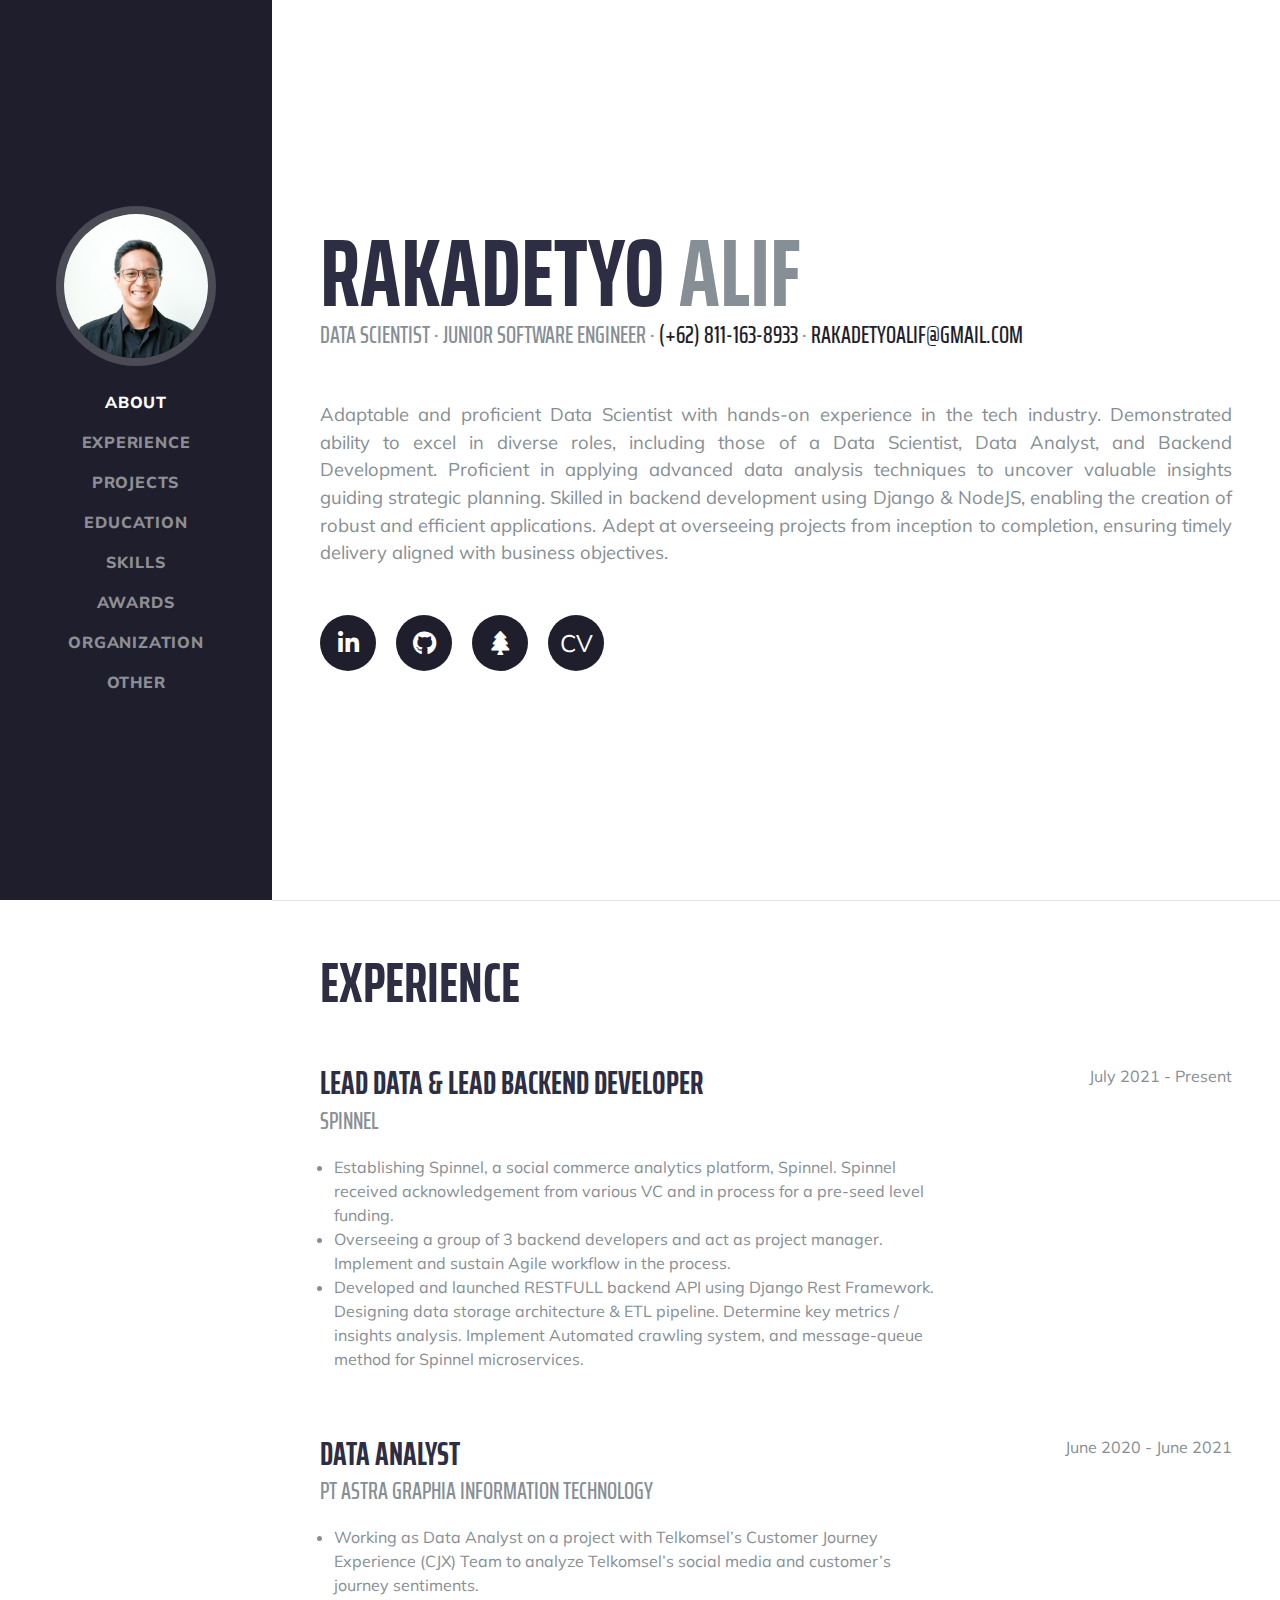
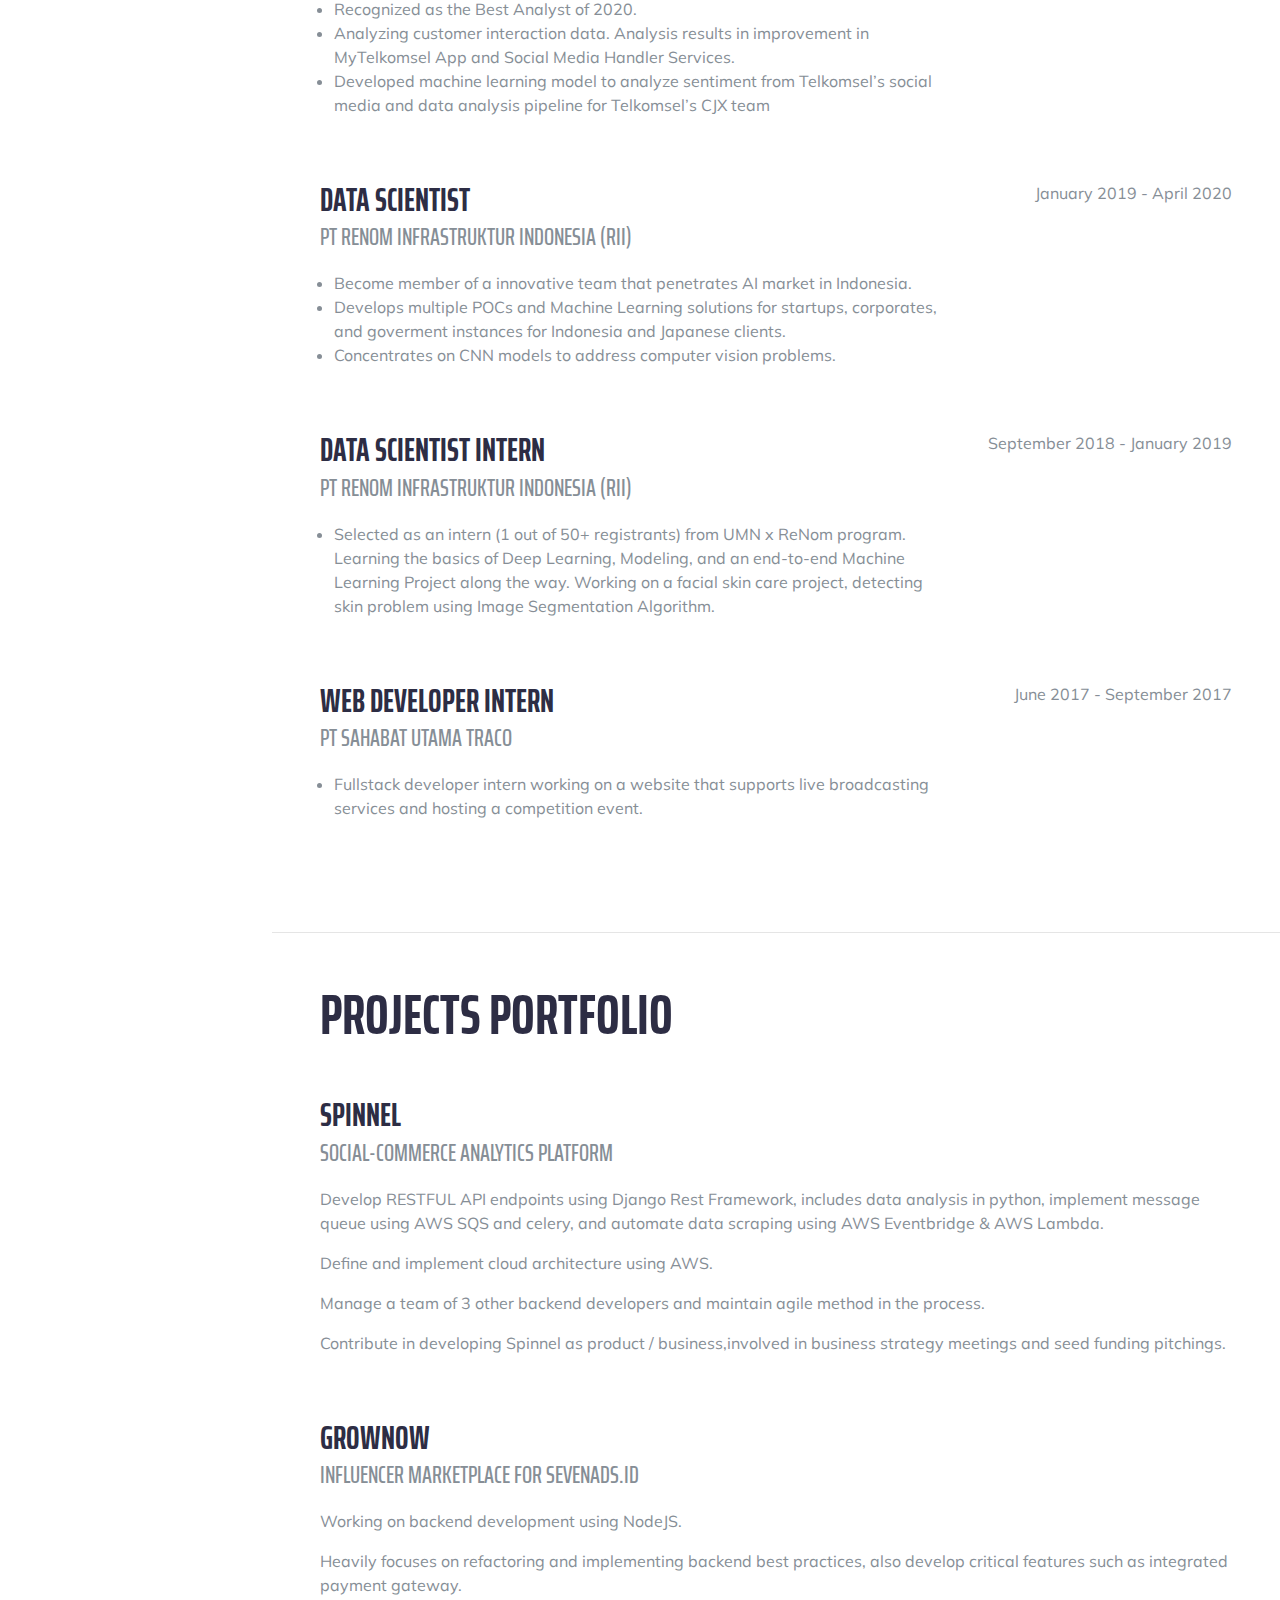
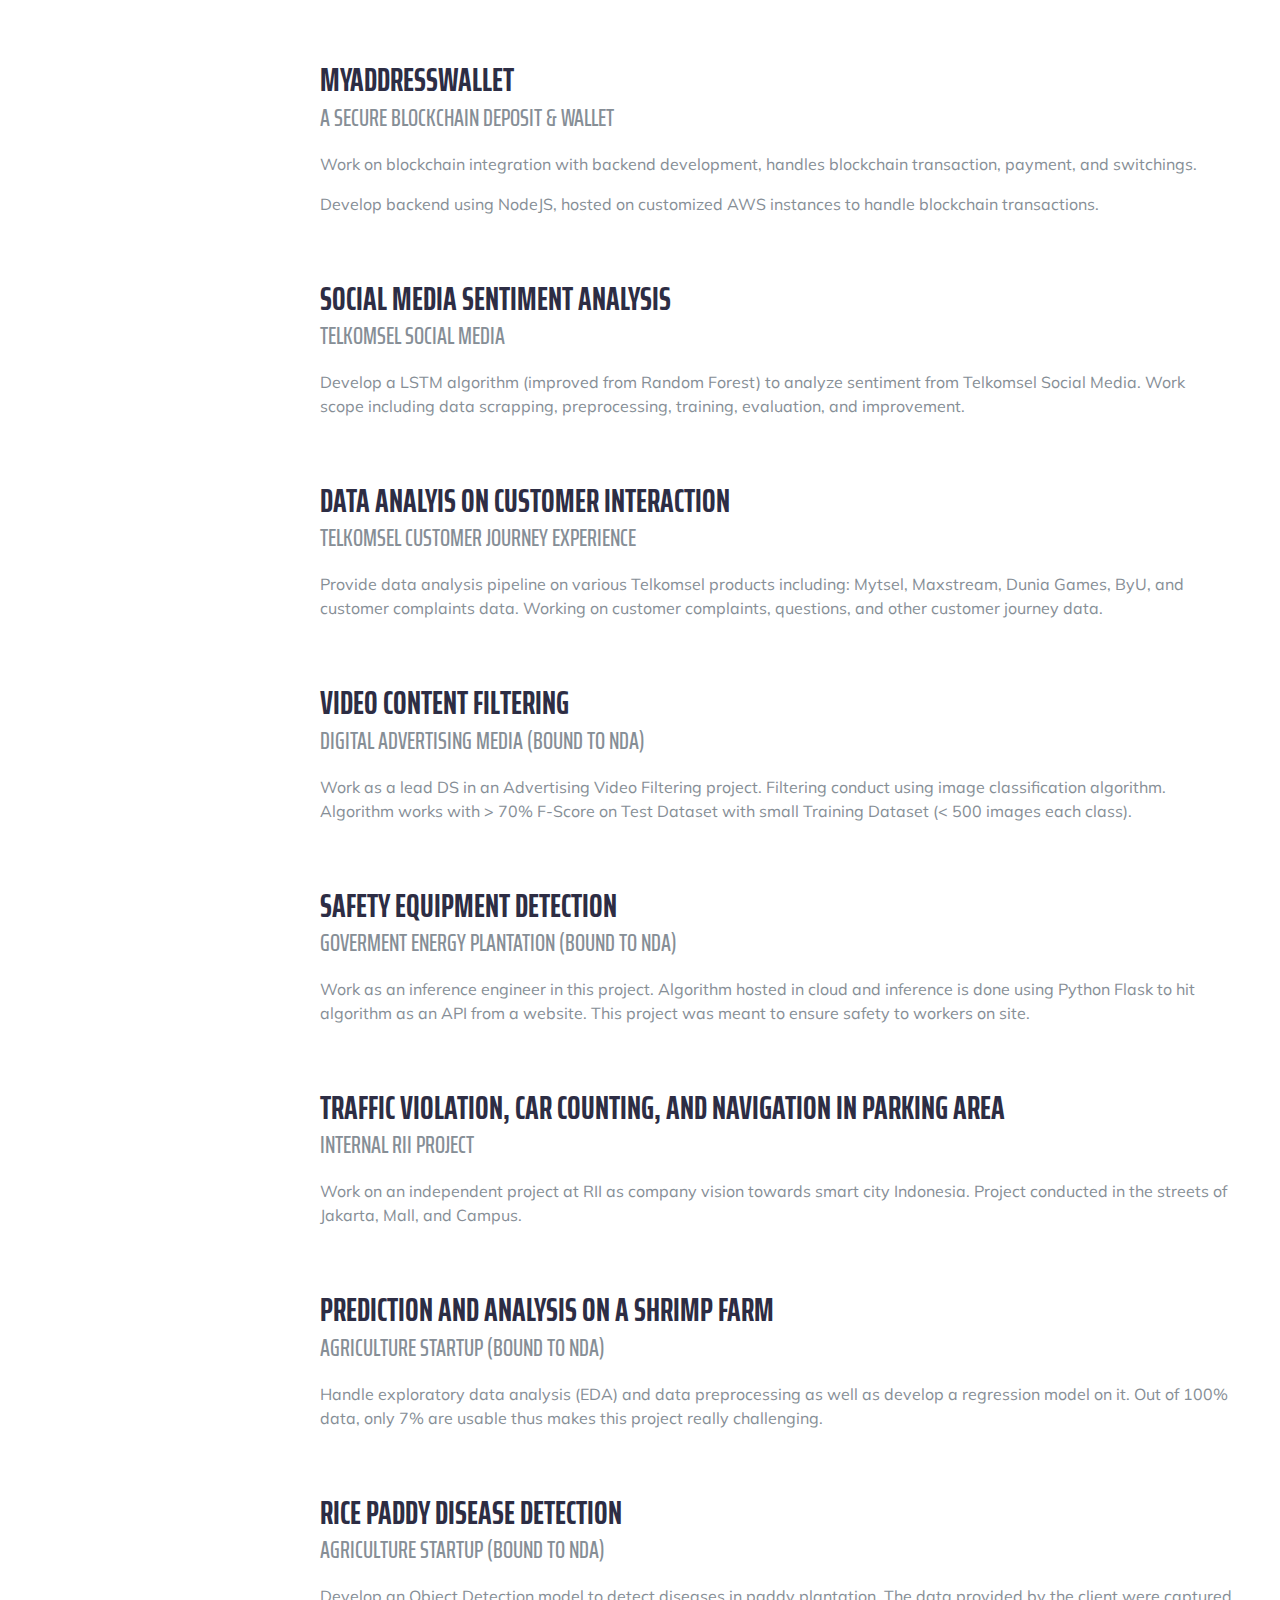
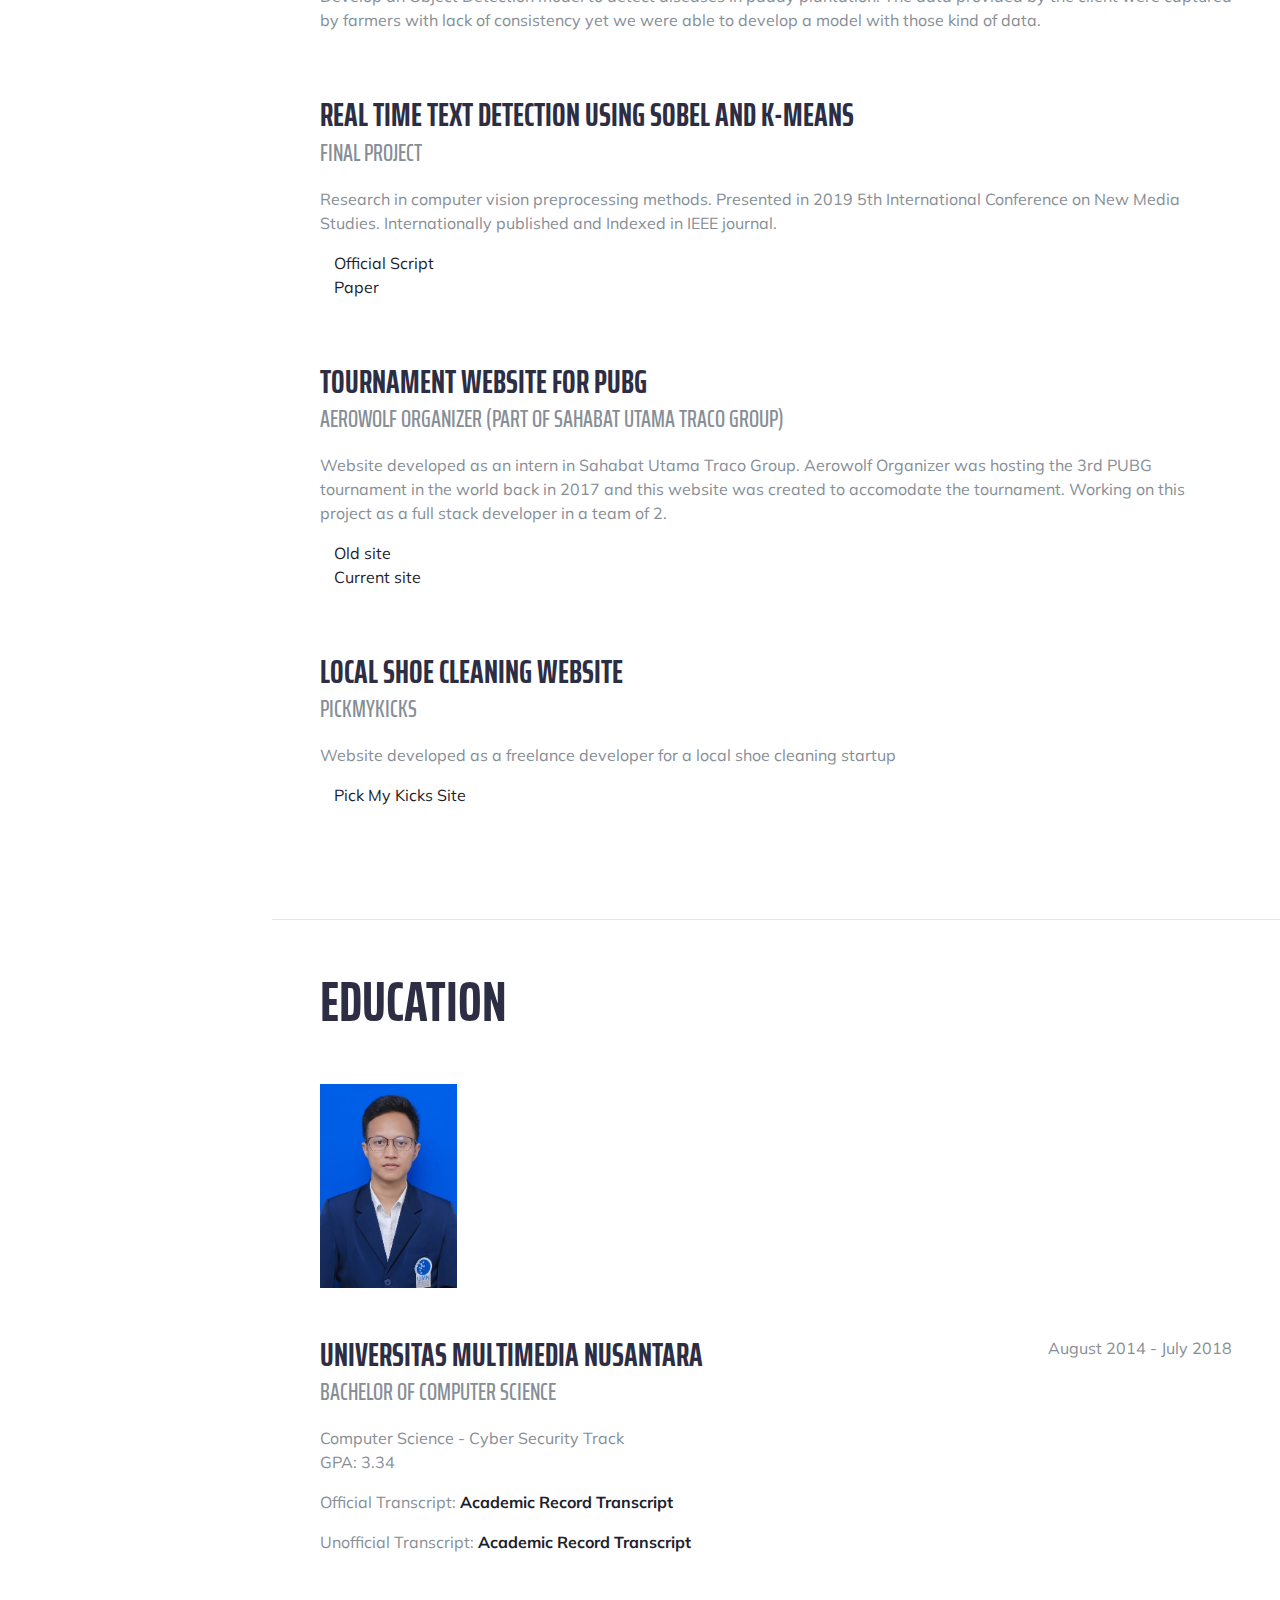
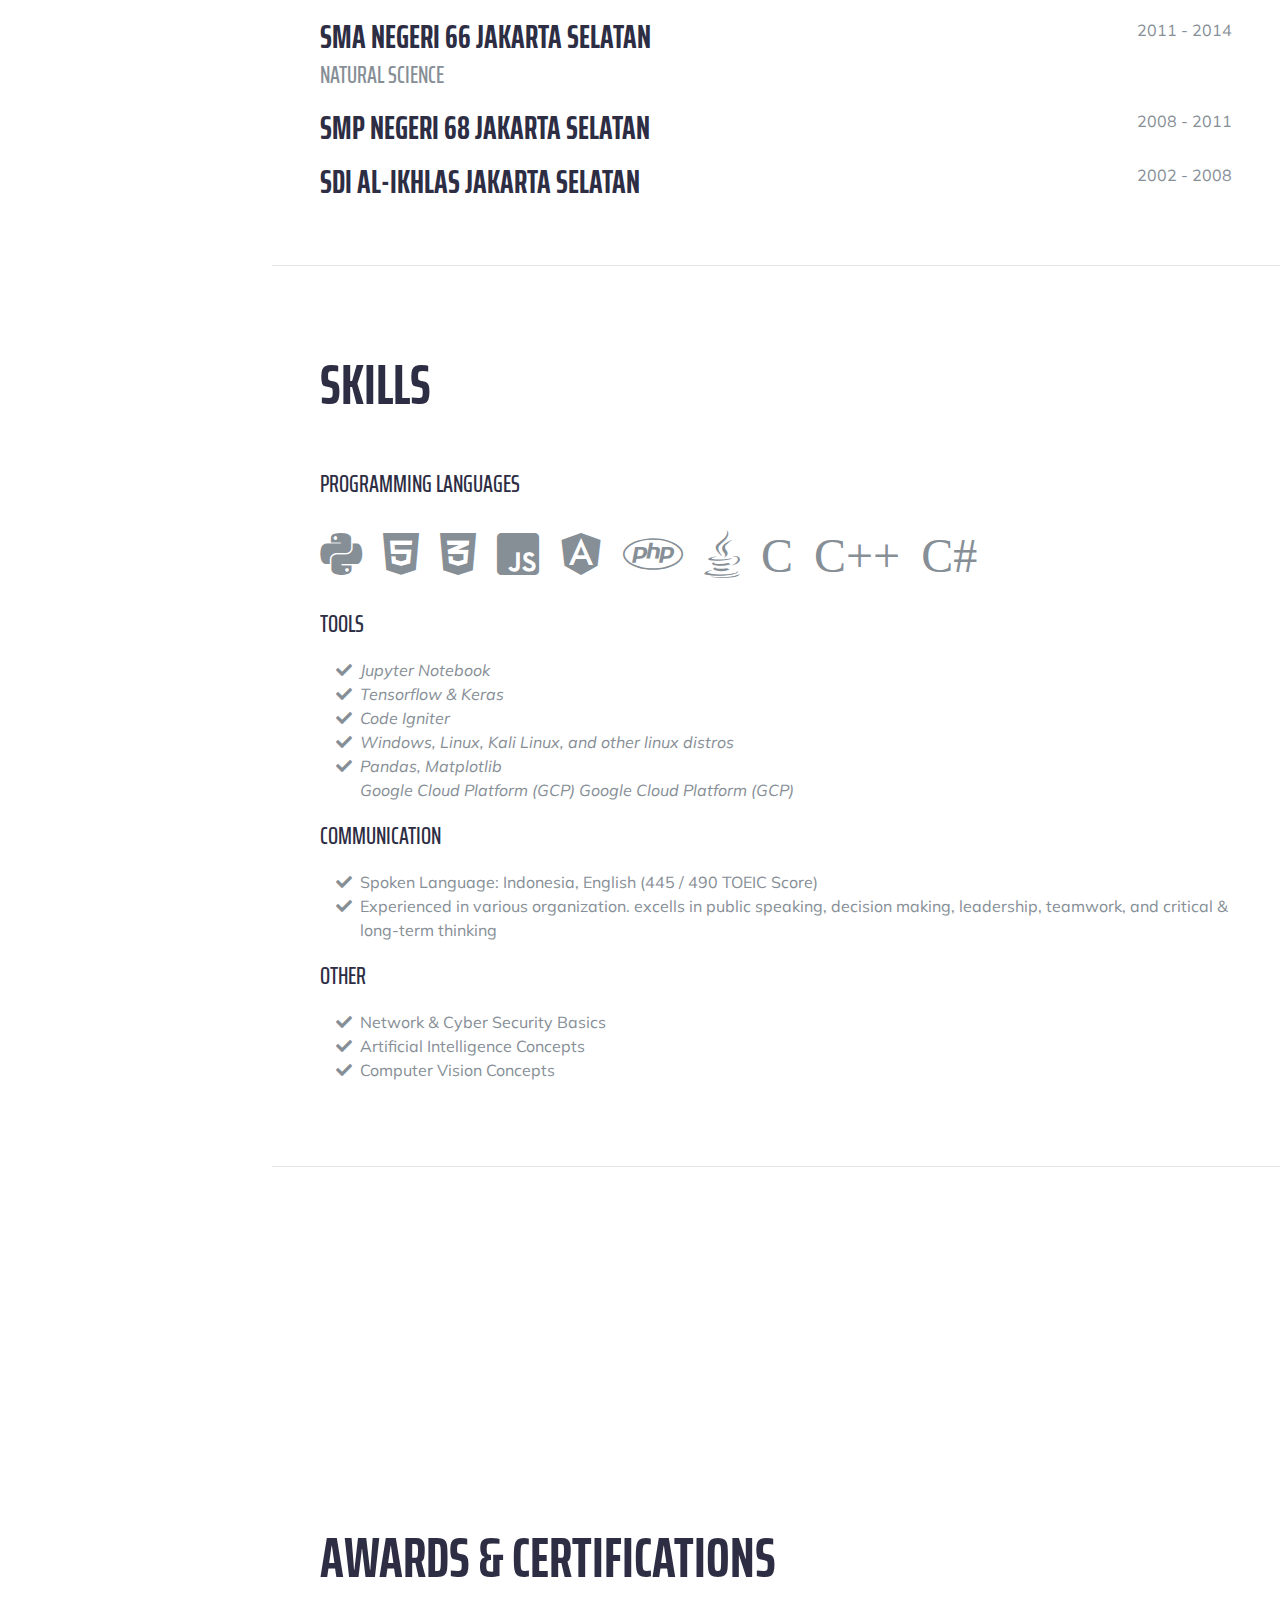
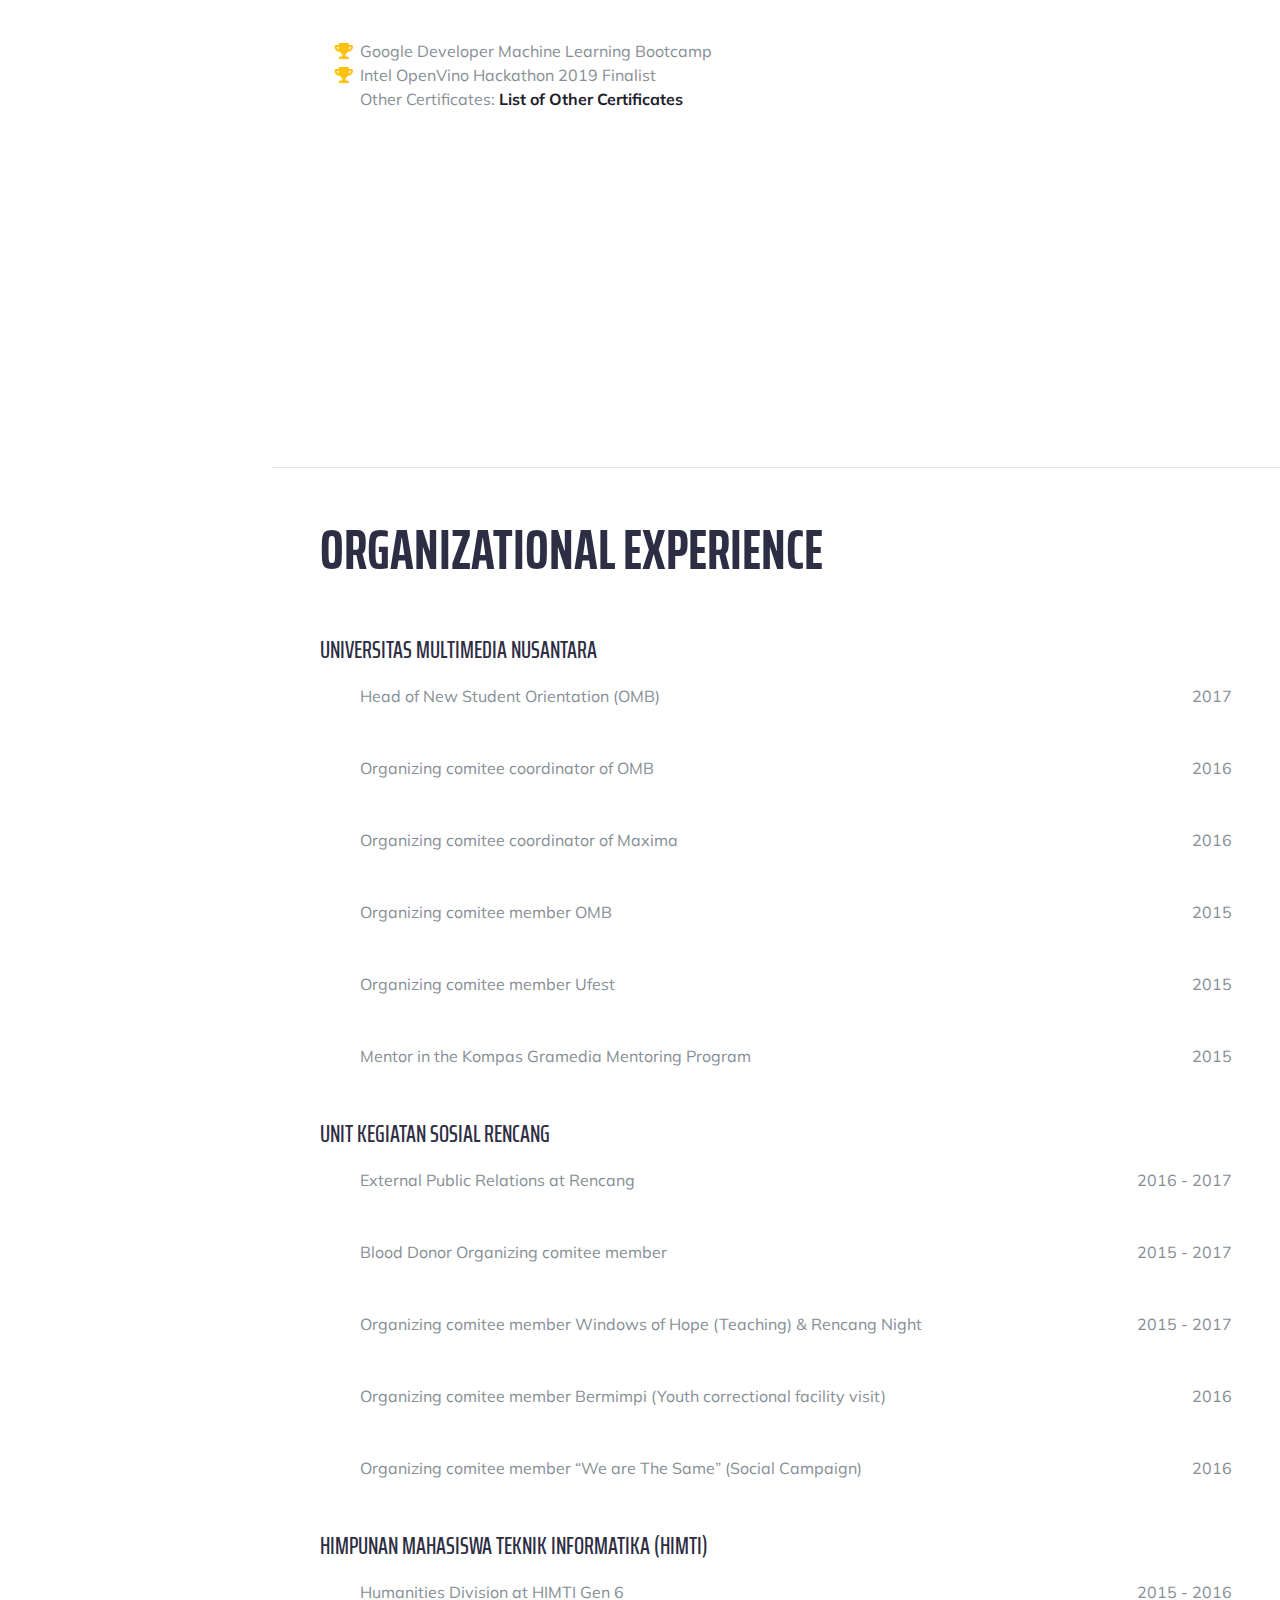
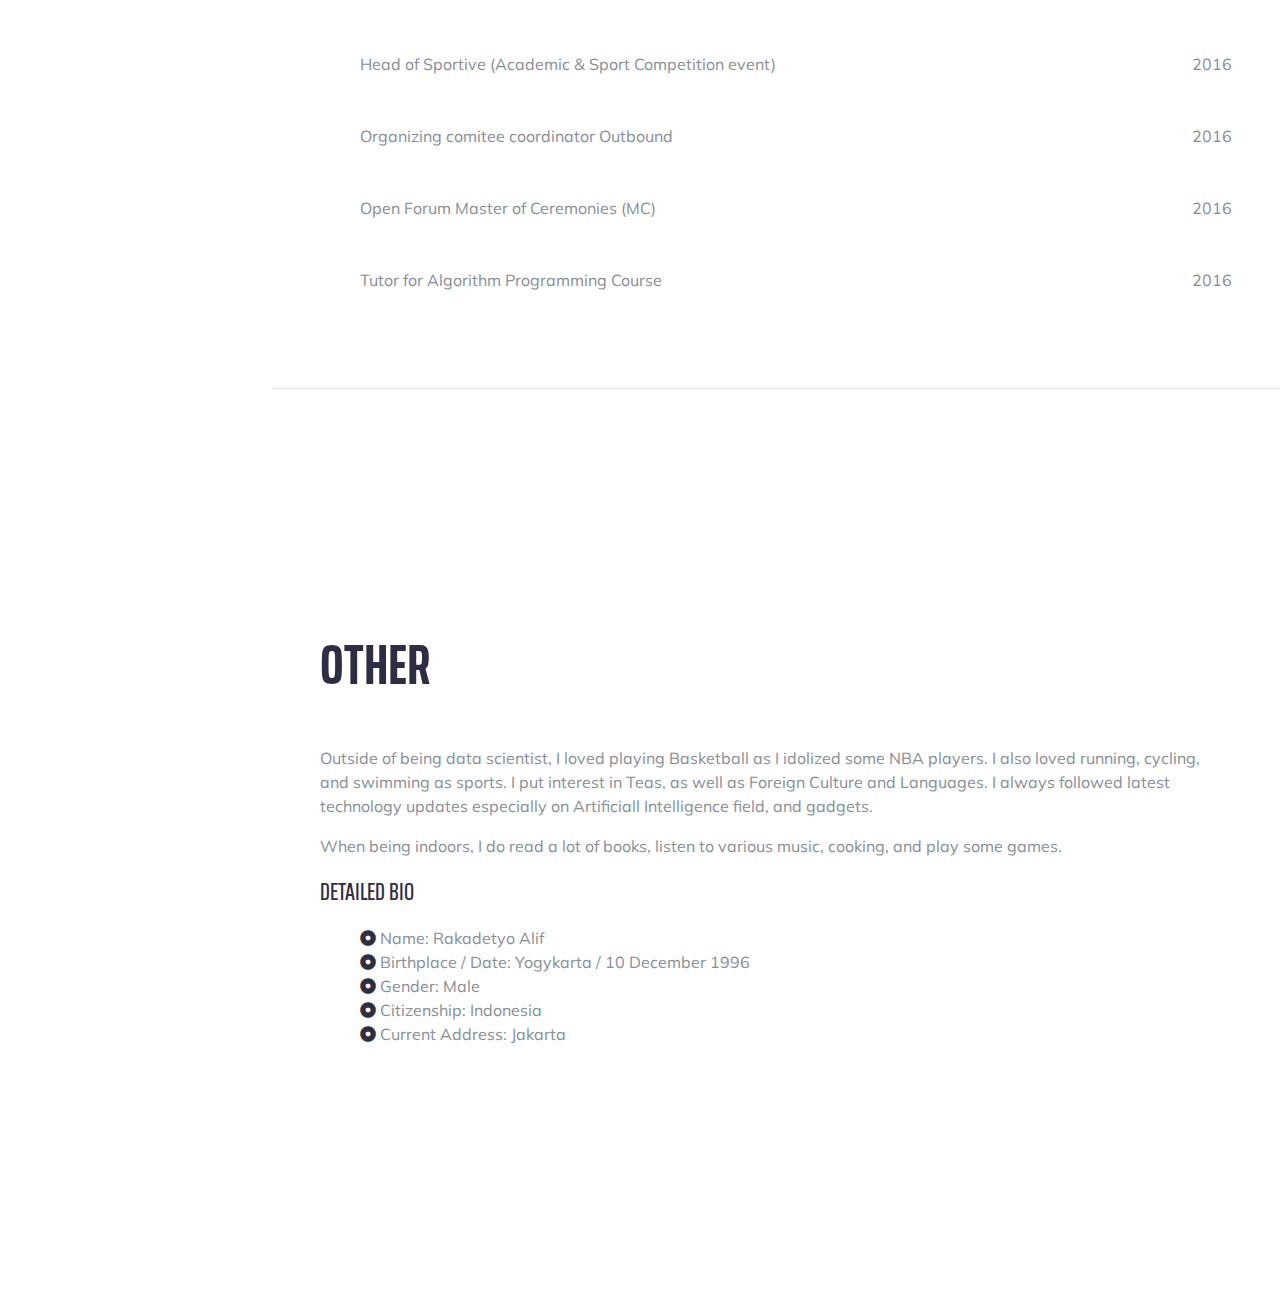
<file: index.html>
<!DOCTYPE html>
<html lang="en">

<head>

  <meta charset="utf-8">
  <meta name="viewport" content="width=device-width, initial-scale=1, shrink-to-fit=no">
  <meta name="description" content="">
  <meta name="author" content="">

  <title>Rakadetyo - Resume</title>

  <!-- Bootstrap core CSS -->
  <link href="vendor/bootstrap/css/bootstrap.min.css" rel="stylesheet">

  <!-- Custom fonts for this template -->
  <link href="https://fonts.googleapis.com/css?family=Saira+Extra+Condensed:500,700" rel="stylesheet">
  <link href="https://fonts.googleapis.com/css?family=Muli:400,400i,800,800i" rel="stylesheet">
  <link href="vendor/fontawesome-free/css/all.min.css" rel="stylesheet">

  <!-- Custom styles for this template -->
  <link href="css/resume.css" rel="stylesheet">

  <style>
    ul {
      padding-left: 14px;
    }
  </style>

</head>

<body id="page-top">

  <nav class="navbar navbar-expand-lg navbar-dark bg-primary fixed-top" id="sideNav">
    <a class="navbar-brand js-scroll-trigger" href="#page-top">
      <span class="d-block d-lg-none">Rakadetyo Alif</span>
      <span class="d-none d-lg-block">
        <img class="img-fluid img-profile rounded-circle mx-auto mb-2" src="img/profile2.jpg" alt="">
      </span>
    </a>
    <button class="navbar-toggler" type="button" data-toggle="collapse" data-target="#navbarSupportedContent" aria-controls="navbarSupportedContent" aria-expanded="false" aria-label="Toggle navigation">
      <span class="navbar-toggler-icon"></span>
    </button>
    <div class="collapse navbar-collapse" id="navbarSupportedContent">
      <ul class="navbar-nav">
        <li class="nav-item">
          <a class="nav-link js-scroll-trigger" href="#about">About</a>
        </li>
        <li class="nav-item">
          <a class="nav-link js-scroll-trigger" href="#experience">Experience</a>
        </li>
        <li class="nav-item">
          <a class="nav-link js-scroll-trigger" href="#projects">Projects</a>
        </li>
        <li class="nav-item">
          <a class="nav-link js-scroll-trigger" href="#education">Education</a>
        </li>
        <li class="nav-item">
          <a class="nav-link js-scroll-trigger" href="#skills">Skills</a>
        </li>
        <li class="nav-item">
          <a class="nav-link js-scroll-trigger" href="#awards">Awards</a>
        </li>
        <li class="nav-item">
          <a class="nav-link js-scroll-trigger" href="#organization">Organization</a>
        </li>
        <li class="nav-item">
          <a class="nav-link js-scroll-trigger" href="#interests">Other</a>
        </li>
      </ul>
    </div>
  </nav>

  <div class="container-fluid p-0">

    <section class="resume-section p-3 p-lg-5 d-flex align-items-center" id="about">
      <div class="w-100">
        <h1 class="mb-0">Rakadetyo
          <span class="text-primary">Alif</span>
        </h1>
        <div class="subheading mb-5" style="color: #868e96;">Data Scientist · Junior Software Engineer · 
          <a target="_blank" href="https://wa.me/628111638933">(+62) 811-163-8933</a>
          · 
          <a target="_blank" href="mailto:rakadetyoalif@gmail.com">rakadetyoalif@gmail.com</a>
        </div>
        <p style="text-align: justify;" class="lead mb-5">Adaptable and proficient Data Scientist with hands-on experience in the tech industry. Demonstrated ability to excel in diverse roles, including those of a Data Scientist, Data Analyst, and Backend Development. Proficient in applying advanced data analysis techniques to uncover valuable insights guiding strategic planning. Skilled in backend development using Django & NodeJS, enabling the creation of robust and efficient applications. Adept at overseeing projects from inception to completion, ensuring timely delivery aligned with business objectives.</p>
        <div class="social-icons">
          <a target="_blank" href="https://www.linkedin.com/in/rakadetyo/">
            <i class="fab fa-linkedin-in"></i>
          </a>
          <a target="_blank" href="https://github.com/Rakadetyo">
            <i class="fab fa-github"></i>
          </a>
          <a target="_blank" href="https://linktr.ee/rakadetyo">
            <i class="fas fa-tree"></i>
          </a>
          <a target="_blank" href="https://drive.google.com/file/d/1l20hGGVEM8mKFDaK22w5yaZb8yJxOmm7/view?usp=sharing" style="text-decoration:None">
            CV
          </a>
          <!-- <a href="#">
            <i class="fab fa-facebook-f"></i>
          </a> -->
        </div>
      </div>
    </section>

    <hr class="m-0">

    <section class="resume-section p-3 p-lg-5 d-flex justify-content-center" id="experience">
      <div class="w-100">
        <h2 class="mb-5">Experience</h2>

        <div class="resume-item d-flex flex-column flex-md-row justify-content-between mb-5">
          <div class="resume-content">
            <h3 class="mb-0">Lead Data & Lead Backend Developer</h3>
            <div class="subheading mb-3">Spinnel</div>
            <ul>
              <li>Establishing Spinnel, a social commerce analytics platform, Spinnel. Spinnel received acknowledgement from various VC and in process for a pre-seed level funding.</li>
              <li>Overseeing a group of 3 backend developers and act as project manager. Implement and sustain Agile workflow in the process.</li>
              <li>Developed and launched RESTFULL backend API using Django Rest Framework. Designing data storage architecture & ETL pipeline. Determine key metrics / insights analysis. Implement Automated crawling system, and message-queue method for Spinnel microservices.</li>
            </ul>
          </div>
          <div class="resume-date text-md-right">
            <span class="text-primary">July 2021 - Present</span>
          </div>
        </div>

        <div class="resume-item d-flex flex-column flex-md-row justify-content-between mb-5">
          <div class="resume-content">
            <h3 class="mb-0">Data Analyst</h3>
            <div class="subheading mb-3">PT Astra Graphia Information Technology</div>
            <ul>
              <li>Working as Data Analyst on a project with Telkomsel’s Customer Journey Experience (CJX) Team to analyze Telkomsel’s social media and customer’s journey sentiments.</li>
              <li>Recognized as the Best Analyst of 2020.</li>
              <li>Analyzing customer interaction data. Analysis results in improvement in MyTelkomsel App and Social Media Handler Services.</li>
              <li>Developed machine learning model to analyze sentiment from Telkomsel’s social media and data analysis pipeline for Telkomsel’s CJX team</li>
            </ul>
          </div>
          <div class="resume-date text-md-right">
            <span class="text-primary">June 2020 - June 2021</span>
          </div>
        </div>

        <div class="resume-item d-flex flex-column flex-md-row justify-content-between mb-5">
          <div class="resume-content">
            <h3 class="mb-0">Data Scientist</h3>
            <div class="subheading mb-3">PT ReNom Infrastruktur Indonesia (RII)</div>
            <ul>
              <li>Become member of a innovative team that penetrates AI market in Indonesia. </li>
              <li>Develops multiple POCs and Machine Learning solutions for startups, corporates, and goverment instances for Indonesia and Japanese clients.</li>
              <li>Concentrates on CNN models to address computer vision problems.</li>
            </ul>
          </div>
          <div class="resume-date text-md-right">
            <span class="text-primary">January 2019 - April 2020</span>
          </div>
        </div>

        <div class="resume-item d-flex flex-column flex-md-row justify-content-between mb-5">
          <div class="resume-content">
            <h3 class="mb-0">Data Scientist Intern</h3>
            <div class="subheading mb-3">PT ReNom Infrastruktur Indonesia (RII)</div>
            <ul>
              <li>Selected as an intern (1 out of 50+ registrants) from UMN x ReNom program. Learning the basics of Deep Learning, Modeling, and an end-to-end Machine Learning Project along the way. Working on a facial skin care project, detecting skin problem using Image Segmentation Algorithm.</li>
            </ul>
          </div>
          <div class="resume-date text-md-right">
            <span class="text-primary">September 2018 - January 2019</span>
          </div>
        </div>

        <div class="resume-item d-flex flex-column flex-md-row justify-content-between mb-5">
          <div class="resume-content">
            <h3 class="mb-0">Web Developer Intern</h3>
            <div class="subheading mb-3">PT Sahabat Utama Traco</div>
            <ul>
              <li>Fullstack developer intern working on a website that supports live broadcasting services and hosting a competition event.</li>
            </ul>
          </div>
          <div class="resume-date text-md-right">
            <span class="text-primary">June 2017 - September 2017</span>
          </div>
        </div>

      </div>

    </section>

    <hr class="m-0">

    <section class="resume-section p-3 p-lg-5 d-flex justify-content-center" id="projects">
      <div class="w-100">
        <h2 class="mb-5">Projects Portfolio</h2>

        <div class="resume-item d-flex flex-column flex-md-row justify-content-between mb-5">
          <div class="resume-content">
            <h3 class="mb-0">Spinnel</h3>
            <div class="subheading mb-3">Social-commerce analytics platform</div>
            <p>Develop RESTFUL API endpoints using Django Rest Framework, includes data analysis in python, implement message queue using AWS SQS and celery, and automate data scraping using AWS Eventbridge & AWS Lambda.</p>
            <p>Define and implement cloud architecture using AWS.</p>
            <p>Manage a team of 3 other backend developers and maintain agile method in the process.</p>
            <p>Contribute in developing Spinnel as product / business,involved in business strategy meetings and seed funding pitchings.</p>

          </div>
        </div>

        <div class="resume-item d-flex flex-column flex-md-row justify-content-between mb-5">
          <div class="resume-content">
            <h3 class="mb-0">Grownow</h3>
            <div class="subheading mb-3">Influencer Marketplace for Sevenads.id</div>
            <p>Working on backend development using NodeJS.</p>
            <p>Heavily focuses on refactoring and implementing backend best practices, also develop critical features such as integrated payment gateway.</p>
          </div>
        </div>

        <div class="resume-item d-flex flex-column flex-md-row justify-content-between mb-5">
          <div class="resume-content">
            <h3 class="mb-0">MyAddressWallet</h3>
            <div class="subheading mb-3">A secure blockchain deposit & wallet</div>
            <p>Work on blockchain integration with backend development, handles blockchain transaction, payment, and switchings.</p>
            <p>Develop backend using NodeJS, hosted on customized AWS instances to handle blockchain transactions.</p>
          </div>
        </div>

        <div class="resume-item d-flex flex-column flex-md-row justify-content-between mb-5">
          <div class="resume-content">
            <h3 class="mb-0">Social Media Sentiment Analysis</h3>
            <div class="subheading mb-3">Telkomsel Social Media</div>
            <p>Develop a LSTM algorithm (improved from Random Forest) to analyze sentiment from Telkomsel Social Media. 
              Work scope including data scrapping, preprocessing, training, evaluation, and improvement.</p>
          </div>
        </div>

        <div class="resume-item d-flex flex-column flex-md-row justify-content-between mb-5">
          <div class="resume-content">
            <h3 class="mb-0">Data Analyis on Customer Interaction</h3>
            <div class="subheading mb-3">Telkomsel Customer Journey Experience</div>
            <p>Provide data analysis pipeline on various Telkomsel products including: Mytsel, Maxstream, Dunia Games, ByU, and customer complaints data.
              Working on customer complaints, questions, and other customer journey data.
            </p>
          </div>
        </div>

        <div class="resume-item d-flex flex-column flex-md-row justify-content-between mb-5">
          <div class="resume-content">
            <h3 class="mb-0">Video Content Filtering</h3>
            <div class="subheading mb-3">Digital Advertising Media (Bound to NDA)</div>
            <p>Work as a lead DS in an Advertising Video Filtering project. Filtering conduct using image classification algorithm. Algorithm works with > 70% F-Score on Test Dataset with small Training Dataset (< 500 images each class). </p>
          </div>
        </div>

        <div class="resume-item d-flex flex-column flex-md-row justify-content-between mb-5">
          <div class="resume-content">
            <h3 class="mb-0">Safety Equipment Detection</h3>
            <div class="subheading mb-3">Goverment Energy Plantation (Bound to NDA)</div>
            <p>Work as an inference engineer in this project. Algorithm hosted in cloud and inference is done using Python Flask to hit algorithm as an API from a website. This project was meant to ensure safety to workers on site.</p>
          </div>
        </div>

        <div class="resume-item d-flex flex-column flex-md-row justify-content-between mb-5">
          <div class="resume-content">
            <h3 class="mb-0">Traffic Violation, Car Counting, and Navigation in Parking Area</h3>
            <div class="subheading mb-3">Internal RII Project</div>
            <p>Work on an independent project at RII as company vision towards smart city Indonesia. Project conducted in the streets of Jakarta, Mall, and Campus.</p>
          </div>
        </div>

        <div class="resume-item d-flex flex-column flex-md-row justify-content-between mb-5">
          <div class="resume-content">
            <h3 class="mb-0">Prediction and Analysis on a Shrimp Farm</h3>
            <div class="subheading mb-3">Agriculture Startup (Bound to NDA)</div>
            <p>Handle exploratory data analysis (EDA) and data preprocessing as well as develop a regression model on it. Out of 100% data, only 7% are usable thus makes this project really challenging.</p>
          </div>
        </div>

        <div class="resume-item d-flex flex-column flex-md-row justify-content-between mb-5">
          <div class="resume-content">
            <h3 class="mb-0">Rice Paddy Disease Detection</h3>
            <div class="subheading mb-3">Agriculture Startup (Bound to NDA)</div>
            <p>Develop an Object Detection model to detect diseases in paddy plantation. The data provided by the client were captured by farmers with lack of consistency yet we were able to develop a model with those kind of data.</p>
          </div>
        </div>

        <div class="resume-item d-flex flex-column flex-md-row justify-content-between mb-5">
          <div class="resume-content">
            <h3 class="mb-0">Real Time Text Detection Using Sobel and K-Means</h3>
            <div class="subheading mb-3">Final Project</div>
            <p>Research in computer vision preprocessing methods. Presented in 2019 5th International Conference on New Media Studies. Internationally published and Indexed in IEEE journal.</p>
            <ul style="list-style-type: circle;">
              <a target="_blank" href="http://kc.umn.ac.id/5068/">Official Script</a><br> 
              <a target="_blank" href="https://drive.google.com/file/d/1TYJV9KctA46dMTFHUE0RCLtXy05LYg5d/view?usp=sharing">Paper</a>
            </ul>
          </div>
        </div>

        <div class="resume-item d-flex flex-column flex-md-row justify-content-between mb-5">
          <div class="resume-content">
            <h3 class="mb-0">Tournament Website for PUBG</h3>
            <div class="subheading mb-3">Aerowolf Organizer (Part of Sahabat Utama Traco Group)</div>
            <p>Website developed as an intern in Sahabat Utama Traco Group. Aerowolf Organizer was hosting the 3rd PUBG tournament in the world back in 2017 and this website was created to accomodate the tournament. Working on this project as a full stack developer in a team of 2.</p>
            <ul style="list-style-type: circle;">
              <a target="_blank" href="http://pubg.aerowolforg.com">Old site</a><br> 
              <a target="_blank" href="http://mllb.aerowolforg.com">Current site</a>
            </ul>
          </div>
        </div>

        <div class="resume-item d-flex flex-column flex-md-row justify-content-between mb-5">
          <div class="resume-content">
            <h3 class="mb-0">Local Shoe Cleaning Website</h3>
            <div class="subheading mb-3">Pickmykicks</div>
            <p>Website developed as a freelance developer for a local shoe cleaning startup</p>
            <ul style="list-style-type: circle;">
              <a target="_blank" href="http://pickmykicksid.com">Pick My Kicks Site</a>
            </ul>
          </div>
        </div>

      </div>

    </section>

    <hr class="m-0">

    <section class="resume-section p-3 p-lg-5 d-flex align-items-center" id="education">
      <div class="w-100">
        <h2 class="mb-5">Education</h2>
        <div>
          <img class="img-fluid img-profile mx-auto mb-2" src="img/profile3.jpg" alt="" style="max-width: 15%; margin-bottom: 3rem!important;">
        </div>

        <div class="resume-item d-flex flex-column flex-md-row justify-content-between mb-5">
          <div class="resume-content">
            <h3 class="mb-0">Universitas Multimedia Nusantara</h3>
            <div class="subheading mb-3">Bachelor of Computer Science</div>
            <div>Computer Science - Cyber Security Track</div>
            <p>GPA: 3.34</p>
            <p>
              Official Transcript: <a target="_blank" href="https://drive.google.com/file/d/1d4NY9VapZQQpFtPKPpKHmYImu1_1stoD/view?usp=sharing"><b>Academic Record Transcript</b></a>
            </p>
            <p>
              Unofficial Transcript: <a target="_blank" href="https://drive.google.com/file/d/1oNFTKsgqTB66oL6W7BfOhf_ZZIHDQGd9/view?usp=sharing"><b>Academic Record Transcript</b></a>
            </p>
          </div>
          <div class="resume-date text-md-right">
            <span class="text-primary">August 2014 - July 2018</span>
          </div>
        </div>

        <div class="resume-item d-flex flex-column flex-md-row justify-content-between">
          <div class="resume-content">
            <h3 class="mb-0">SMA Negeri 66 Jakarta Selatan</h3>
            <div class="subheading mb-3">Natural Science</div>
            <p></p>
          </div>
          <div class="resume-date text-md-right">
            <span class="text-primary">2011 - 2014</span>
          </div>
        </div>
        
        <div class="resume-item d-flex flex-column flex-md-row justify-content-between">
          <div class="resume-content">
            <h3 class="mb-0">SMP Negeri 68 Jakarta Selatan</h3>
            <div class="subheading mb-3"></div>
            <p></p>
          </div>
          <div class="resume-date text-md-right">
            <span class="text-primary">2008 - 2011</span>
          </div>
        </div>

        <div class="resume-item d-flex flex-column flex-md-row justify-content-between">
          <div class="resume-content">
            <h3 class="mb-0">SDI Al-Ikhlas Jakarta Selatan</h3>
            <div class="subheading mb-3"></div>
            <p></p>
          </div>
          <div class="resume-date text-md-right">
            <span class="text-primary">2002 - 2008</span>
          </div>
        </div>

      </div>
    </section>

    <hr class="m-0">

    <section class="resume-section p-3 p-lg-5 d-flex align-items-center" id="skills">
      <div class="w-100">
        <h2 class="mb-5">Skills</h2>

        <div class="subheading mb-3" style="color: #2d2d44;">Programming Languages</div>
        <ul class="list-inline dev-icons">
          <li class="list-inline-item">
            <i class="fab fa-python"></i>
          </li>
          <li class="list-inline-item">
            <i class="fab fa-html5"></i>
          </li>
          <li class="list-inline-item">
            <i class="fab fa-css3-alt"></i>
          </li>
          <li class="list-inline-item">
            <i class="fab fa-js-square"></i>
          </li>
          <li class="list-inline-item">
            <i class="fab fa-angular"></i>
          </li>
          <li class="list-inline-item">
            <i class="fab fa-php"></i>
          </li>
          <li class="list-inline-item">
            <i class="fab fa-java"></i>
          </li>
          <li class="list-inline-item">
            <i class="fab">C</i>
          </li>
          <li class="list-inline-item">
            <i class="fab">C++</i>
          </li>
          <li class="list-inline-item">
            <i class="fab">C#</i>
          </li>
        </ul>

        <div class="subheading mb-3" style="color: #2d2d44;">Tools</div>
        <ul class="fa-ul mb-0" style="margin-bottom: 1rem!important;">
          <li>
            <i class="fa-li fa fa-check"></i>
            <i>Jupyter Notebook</i>
          </li>
          <li>
            <i class="fa-li fa fa-check"></i>
            <i>Tensorflow & Keras</i>
          </li>
          <li>
            <i class="fa-li fa fa-check"></i>
            <i>Code Igniter</i>
          </li>
          <li>
            <i class="fa-li fa fa-check"></i>
            <i>Windows, Linux, Kali Linux, and other linux distros</i>
          </li>
          <li>
            <i class="fa-li fa fa-check"></i>
            <i>Pandas, Matplotlib</i>
          </li>
            <i class="fa-li fa fa-check"></i>
            <i>Google Cloud Platform (GCP)</i>
          </li>
          </li>
            <i class="fa-li fa fa-check"></i>
            <i>Google Cloud Platform (GCP)</i>
          </li>
        </ul>

        <div class="subheading mb-3" style="color: #2d2d44;">Communication</div>
        <ul class="fa-ul mb-0" style="margin-bottom: 1rem!important;">
          <li>
            <i class="fa-li fa fa-check"></i>
            Spoken Language: Indonesia, English (445 / 490 TOEIC Score)</li>
          <li>
            <i class="fa-li fa fa-check"></i>
            Experienced in various organization. excells in public speaking, decision making, leadership, teamwork, and critical & long-term thinking</li>
        </ul>

        <div class="subheading mb-3" style="color: #2d2d44;">Other</div>
        <ul class="fa-ul mb-0">
          <li>
            <i class="fa-li fa fa-check"></i>
            Network & Cyber Security Basics</li>
          <li>
            <i class="fa-li fa fa-check"></i>
            Artificial Intelligence Concepts</li>
          <li>
            <i class="fa-li fa fa-check"></i>
            Computer Vision Concepts</li>
        </ul>
      </div>
    </section>

    <hr class="m-0">

    <section class="resume-section p-3 p-lg-5 d-flex align-items-center" id="awards">
      <div class="w-100">
        <h2 class="mb-5">Awards &amp; Certifications</h2>
        <ul class="fa-ul mb-0">
          <li>
            <i class="fa-li fa fa-trophy text-warning"></i>
            Google Developer Machine Learning Bootcamp</li>
          <li>
            <i class="fa-li fa fa-trophy text-warning"></i>
           Intel OpenVino Hackathon 2019 Finalist</li>
          <li>
            Other Certificates: <a target="_blank" href="https://tinyurl.com/rakacertificate"><b>List of Other Certificates</b></a></li>
        </ul>
      </div>
    </section>

    <hr class="m-0">

    <section class="resume-section p-3 p-lg-5 d-flex justify-content-center" id="organization">
      <div class="w-100">
        <h2 class="mb-5">Organizational Experience</h2>

        <div class="subheading mb-3" style="color: #2d2d44; margin-top: 1rem!important;">Universitas Multimedia Nusantara</div>
        <ul class="fa-ul mb-0">
          <li>
            <div class="resume-item d-flex flex-column flex-md-row justify-content-between mb-5">
              <div class="resume-content">
                Head of New Student Orientation (OMB)
              </div>
              <div class="resume-date text-md-right">
                <span class="text-primary">2017</span>
              </div>
          </li>
          <li>
            <div class="resume-item d-flex flex-column flex-md-row justify-content-between mb-5">
              <div class="resume-content">
                Organizing comitee coordinator of OMB
              </div>
              <div class="resume-date text-md-right">
                <span class="text-primary">2016</span>
              </div>
          </li>
          <li>
            <div class="resume-item d-flex flex-column flex-md-row justify-content-between mb-5">
              <div class="resume-content">
                Organizing comitee coordinator of Maxima
              </div>
              <div class="resume-date text-md-right">
                <span class="text-primary">2016</span>
              </div>
          </li>
          <li>
            <div class="resume-item d-flex flex-column flex-md-row justify-content-between mb-5">
              <div class="resume-content">
                Organizing comitee member OMB 
              </div>
              <div class="resume-date text-md-right">
                <span class="text-primary">2015</span>
              </div>
          </li>
          <li>
            <div class="resume-item d-flex flex-column flex-md-row justify-content-between mb-5">
              <div class="resume-content">
                Organizing comitee member Ufest
              </div>
              <div class="resume-date text-md-right">
                <span class="text-primary">2015</span>
              </div>
          </li>
          <li>
            <div class="resume-item d-flex flex-column flex-md-row justify-content-between mb-5">
              <div class="resume-content">
                Mentor in the Kompas Gramedia Mentoring Program
              </div>
              <div class="resume-date text-md-right">
                <span class="text-primary">2015</span>
              </div>
          </li>
        </ul>

        <div class="subheading mb-3" style="color: #2d2d44; margin-top: 1rem!important;">Unit Kegiatan Sosial Rencang</div>
        <ul class="fa-ul mb-0">
          <li>
            <div class="resume-item d-flex flex-column flex-md-row justify-content-between mb-5">
              <div class="resume-content">
                External Public Relations at Rencang
              </div>
              <div class="resume-date text-md-right">
                <span class="text-primary">2016 - 2017</span>
              </div>
          </li>
          <li>
            <div class="resume-item d-flex flex-column flex-md-row justify-content-between mb-5">
              <div class="resume-content">
                Blood Donor Organizing comitee member
              </div>
              <div class="resume-date text-md-right">
                <span class="text-primary">2015 - 2017</span>
              </div>
          </li>
          <li>
            <div class="resume-item d-flex flex-column flex-md-row justify-content-between mb-5">
              <div class="resume-content">
                Organizing comitee member Windows of Hope (Teaching) & Rencang Night
              </div>
              <div class="resume-date text-md-right">
                <span class="text-primary">2015 - 2017</span>
              </div>
          </li>
          <li>
            <div class="resume-item d-flex flex-column flex-md-row justify-content-between mb-5">
              <div class="resume-content">
                Organizing comitee member Bermimpi (Youth correctional facility visit)
              </div>
              <div class="resume-date text-md-right">
                <span class="text-primary">2016</span>
              </div>
          </li>
          <li>
            <div class="resume-item d-flex flex-column flex-md-row justify-content-between mb-5">
              <div class="resume-content">
                Organizing comitee member “We are The Same” (Social Campaign)
              </div>
              <div class="resume-date text-md-right">
                <span class="text-primary">2016</span>
              </div>
          </li>
        </ul>

        <div class="subheading mb-3" style="color: #2d2d44; margin-top: 1rem!important;">Himpunan Mahasiswa Teknik Informatika (HIMTI)</div>
        <ul class="fa-ul mb-0">
          <li>
            <div class="resume-item d-flex flex-column flex-md-row justify-content-between mb-5">
              <div class="resume-content">
                Humanities Division at HIMTI Gen 6
              </div>
              <div class="resume-date text-md-right">
                <span class="text-primary">2015 - 2016</span>
              </div>
          </li>
          <li>
            <div class="resume-item d-flex flex-column flex-md-row justify-content-between mb-5">
              <div class="resume-content">
                Head of Sportive (Academic & Sport Competition event) 
              </div>
              <div class="resume-date text-md-right">
                <span class="text-primary">2016</span>
              </div>
          </li>
          <li>
            <div class="resume-item d-flex flex-column flex-md-row justify-content-between mb-5">
              <div class="resume-content">
                Organizing comitee coordinator Outbound 
              </div>
              <div class="resume-date text-md-right">
                <span class="text-primary">2016</span>
              </div>
          </li>
          <li>
            <div class="resume-item d-flex flex-column flex-md-row justify-content-between mb-5">
              <div class="resume-content">
                Open Forum Master of Ceremonies (MC)
              </div>
              <div class="resume-date text-md-right">
                <span class="text-primary">2016</span>
              </div>
          </li>
          <li>
            <div class="resume-item d-flex flex-column flex-md-row justify-content-between mb-5">
              <div class="resume-content">
                Tutor for Algorithm Programming Course
              </div>
              <div class="resume-date text-md-right">
                <span class="text-primary">2016</span>
              </div>
          </li>
        </ul>


      </div>

    </section>
    
    <hr class="m-0">

    <section class="resume-section p-3 p-lg-5 d-flex align-items-center" id="interests">
      <div class="w-100">
        <h2 class="mb-5">Other</h2>
        <p>Outside of being data scientist, I loved playing Basketball as I idolized some NBA players. I also loved running, cycling, and swimming as sports. I put interest in Teas, as well as Foreign Culture and Languages. I always followed latest technology updates especially on Artificiall Intelligence field, and gadgets.</p>
        <p class="mb-0">When being indoors, I do read a lot of books, listen to various music, cooking, and play some games.</p>
        
        <div class="subheading mb-3" style="color: #2d2d44; margin-top: 1rem!important;">Detailed Bio</div>
        <ul class="fa-ul mb-0">
          <li>
            <i class="fas fa-dot-circle" style="color: #2d2d44"></i>
            Name: Rakadetyo Alif</li>
          <li>
            <i class="fas fa-dot-circle" style="color: #2d2d44"></i>
            Birthplace / Date: Yogykarta / 10 December 1996</li>
          <li>
            <i class="fas fa-dot-circle" style="color: #2d2d44"></i>
            Gender: Male</li>
          <li>
            <i class="fas fa-dot-circle" style="color: #2d2d44"></i>
            Citizenship: Indonesia</li>
          <!-- <li>
            <i class="fas fa-dot-circle" style="color: #2d2d44"></i>
            Marital Status: Not Married</li> -->
          <li>
            <i class="fas fa-dot-circle" style="color: #2d2d44"></i>
            Current Address: Jakarta</li>
        </ul>
      </div>

     
    </section>

  </div>

  <!-- Bootstrap core JavaScript -->
  <script src="vendor/jquery/jquery.min.js"></script>
  <script src="vendor/bootstrap/js/bootstrap.bundle.min.js"></script>

  <!-- Plugin JavaScript -->
  <script src="vendor/jquery-easing/jquery.easing.min.js"></script>

  <!-- Custom scripts for this template -->
  <script src="js/resume.min.js"></script>

</body>

</html>
</file>
<file: css/resume.css>
/*!
 * Start Bootstrap - Resume v5.0.8 (https://startbootstrap.com/template-overviews/resume)
 * Copyright 2013-2019 Start Bootstrap
 * Licensed under MIT (https://github.com/BlackrockDigital/startbootstrap-resume/blob/master/LICENSE)
 */

 body {
  font-family: 'Muli', -apple-system, BlinkMacSystemFont, 'Segoe UI', Roboto, 'Helvetica Neue', Arial, sans-serif, 'Apple Color Emoji', 'Segoe UI Emoji', 'Segoe UI Symbol', 'Noto Color Emoji';
  padding-top: 54px;
  color: #868e96;
}

@media (min-width: 992px) {
  body {
    padding-top: 0;
    padding-left: 17rem;
  }
}

h1,
h2,
h3,
h4,
h5,
h6 {
  font-family: 'Saira Extra Condensed', -apple-system, BlinkMacSystemFont, 'Segoe UI', Roboto, 'Helvetica Neue', Arial, sans-serif, 'Apple Color Emoji', 'Segoe UI Emoji', 'Segoe UI Symbol', 'Noto Color Emoji';
  font-weight: 700;
  text-transform: uppercase;
  color: #2d2d44;
}

h1 {
  font-size: 6rem;
  line-height: 5.5rem;
}

h2 {
  font-size: 3.5rem;
}

h3 {
  font-size: 2rem;
}

p.lead {
  font-size: 1.15rem;
  font-weight: 400;
}

.subheading {
  text-transform: uppercase;
  font-weight: 500;
  font-family: 'Saira Extra Condensed', -apple-system, BlinkMacSystemFont, 'Segoe UI', Roboto, 'Helvetica Neue', Arial, sans-serif, 'Apple Color Emoji', 'Segoe UI Emoji', 'Segoe UI Symbol', 'Noto Color Emoji';
  font-size: 1.5rem;
}

.social-icons a {
  display: inline-block;
  height: 3.5rem;
  width: 3.5rem;
  background-color: #1E1E2C;
  color: #fff !important;
  border-radius: 100%;
  text-align: center;
  font-size: 1.5rem;
  line-height: 3.5rem;
  margin-right: 1rem;
}

.social-icons a:last-child {
  margin-right: 0;
}

.social-icons a:hover {
  background-color: #2d2d44;
}

.dev-icons {
  font-size: 3rem;
}

.dev-icons .list-inline-item i:hover {
  color: #2d2d44;
}

#sideNav .navbar-nav .nav-item .nav-link {
  font-weight: 800;
  letter-spacing: 0.05rem;
  text-transform: uppercase;
}

#sideNav .navbar-toggler:focus {
  outline-color: #33E1ED;
}

@media (min-width: 992px) {
  #sideNav {
    text-align: center;
    position: fixed;
    top: 0;
    left: 0;
    display: flex;
    flex-direction: column;
    width: 17rem;
    height: 100vh;
  }
  #sideNav .navbar-brand {
    display: flex;
    margin: auto auto 0;
    padding: 0.5rem;
  }
  #sideNav .navbar-brand .img-profile {
    max-width: 10rem;
    max-height: 10rem;
    border: 0.5rem solid rgba(255, 255, 255, 0.2);
  }
  #sideNav .navbar-collapse {
    display: flex;
    align-items: flex-start;
    flex-grow: 0;
    width: 100%;
    margin-bottom: auto;
  }
  #sideNav .navbar-collapse .navbar-nav {
    flex-direction: column;
    width: 100%;
  }
  #sideNav .navbar-collapse .navbar-nav .nav-item {
    display: block;
  }
  #sideNav .navbar-collapse .navbar-nav .nav-item .nav-link {
    display: block;
  }
}

section.resume-section {
  padding-top: 5rem !important;
  padding-bottom: 5rem !important;
  max-width: 75rem;
}

section.resume-section .resume-item .resume-date {
  min-width: none;
}

@media (min-width: 768px) {
  section.resume-section {
    min-height: 100vh;
  }
  section.resume-section .resume-item .resume-date {
    min-width: 18rem;
  }
}

@media (min-width: 992px) {
  section.resume-section {
    padding-top: 3rem !important;
    padding-bottom: 3rem !important;
  }
}

.bg-primary {
  /* background-color: #BD5D38 !important; */
  background-color: #1E1E2C !important;
}

.text-primary {
  color: #868e96 !important;
}

a {
  color: #1E1E2C;
}

a:hover, a:focus, a:active {
  color: #2d2d44;
}
</file>
